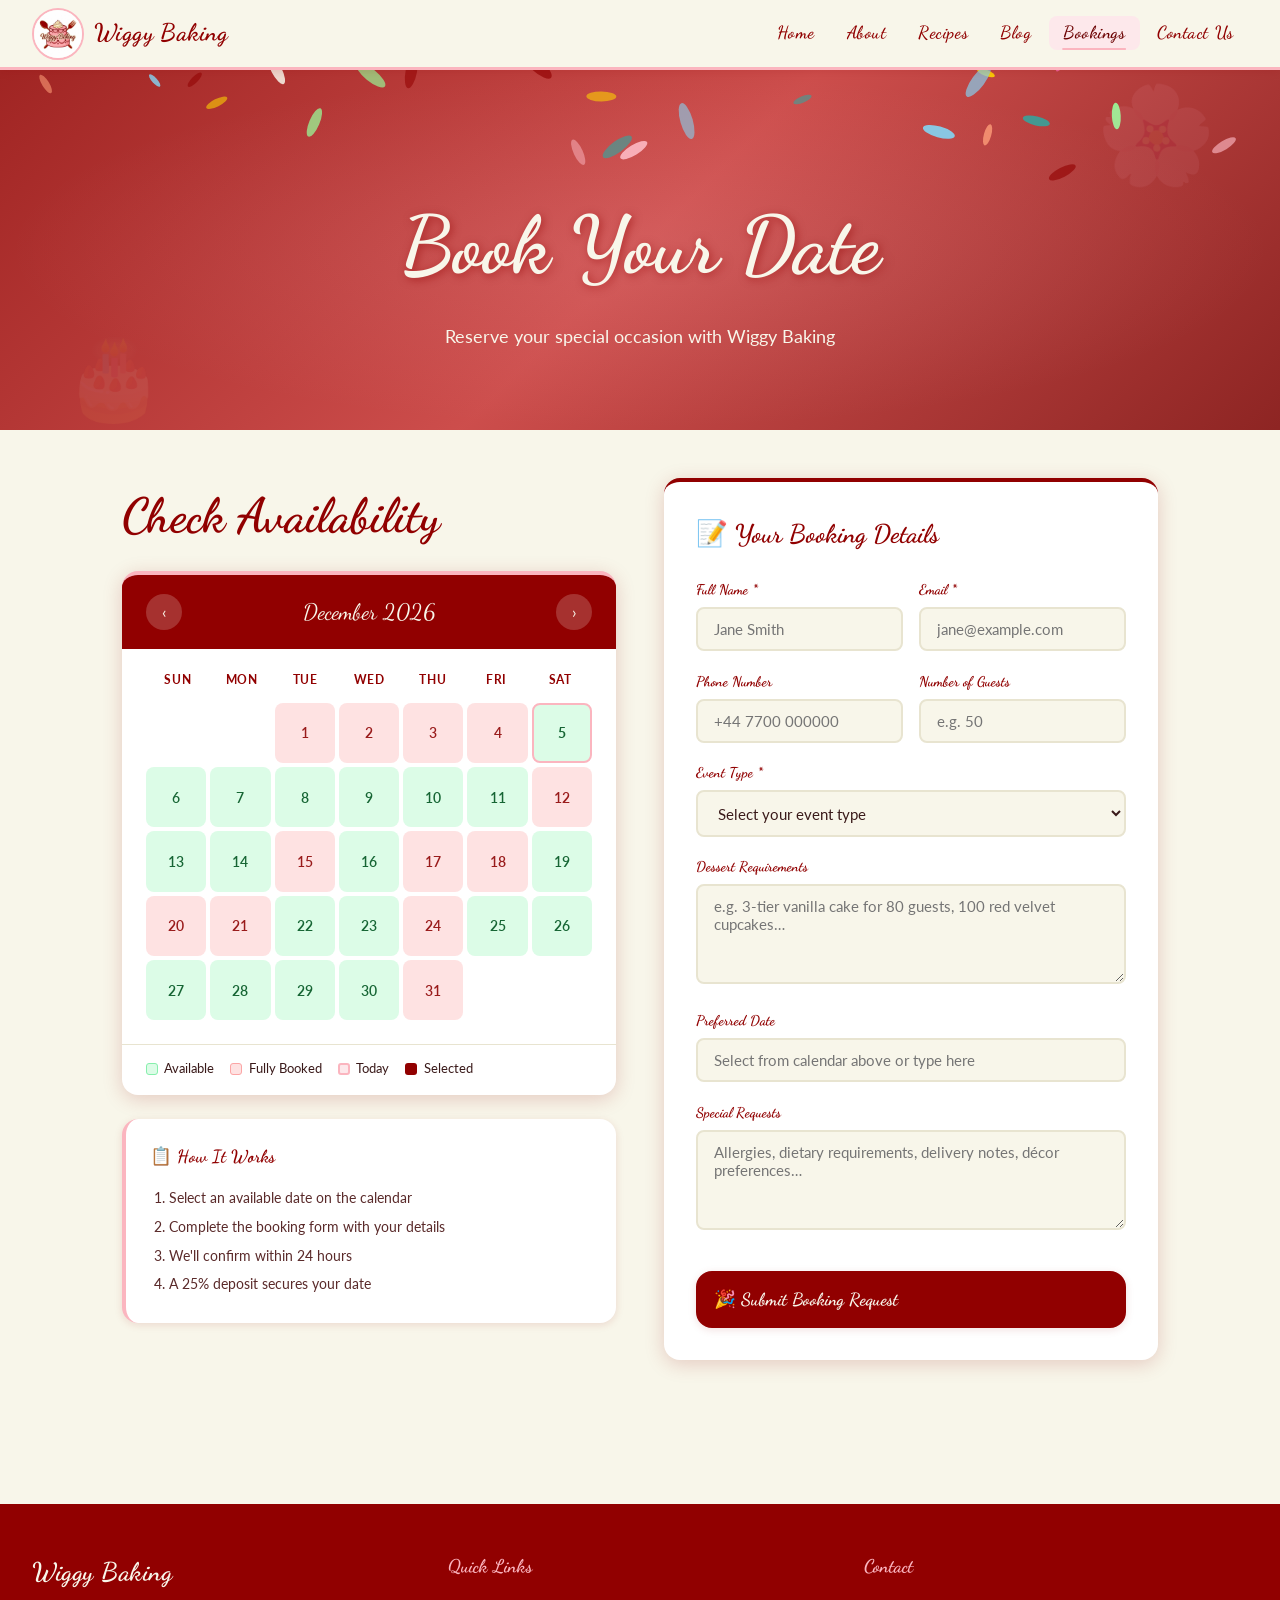
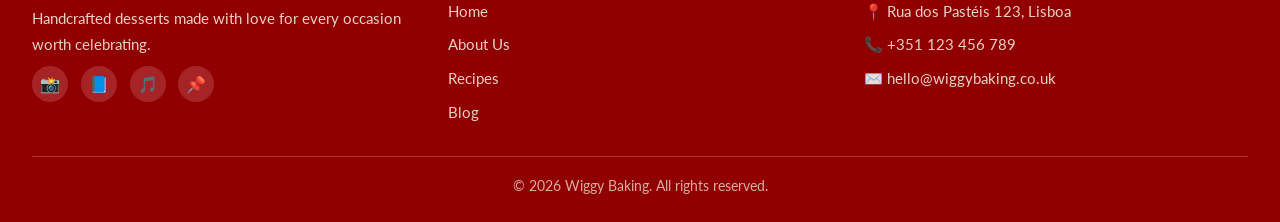
<file: bookings.html>
<!DOCTYPE html>
<html lang="en">
<head>
  <meta charset="UTF-8">
  <meta name="viewport" content="width=device-width, initial-scale=1.0">
  <title>Bookings — Wiggy Baking</title>
  <meta name="description" content="Book your Wiggy Baking experience. Check availability and reserve your date for birthdays, weddings, and more.">
  <link rel="stylesheet" href="css/main.css">
  <link rel="stylesheet" href="css/bookings.css">
</head>
<body>

<canvas id="sprinkle-canvas"></canvas>

<!-- NAV -->
<nav class="navbar" role="navigation" aria-label="Main navigation">
  <div class="nav-container">
    <a href="index.html" class="nav-logo" aria-label="Wiggy Baking Home">
      <img src="assets/logo.jpg" alt="Wiggy Baking Logo">
      <span class="nav-logo-text">Wiggy Baking</span>
    </a>
    <ul class="nav-links" role="list">
      <li><a href="index.html">Home</a></li><li><a href="about.html">About</a></li>
      <li><a href="recipes.html">Recipes</a></li><li><a href="blog.html">Blog</a></li>
      <li><a href="bookings.html">Bookings</a></li><li><a href="contact.html">Contact Us</a></li>
    </ul>
    <button class="nav-hamburger" id="nav-hamburger" aria-label="Open menu"><span></span><span></span><span></span></button>
  </div>
</nav>
<nav class="nav-mobile" id="nav-mobile">
  <a href="index.html">Home</a><a href="about.html">About</a><a href="recipes.html">Recipes</a>
  <a href="blog.html">Blog</a><a href="bookings.html">Bookings</a><a href="contact.html">Contact Us</a>
</nav>

<!-- HERO -->
<header class="page-hero" aria-label="Bookings hero">
  <div class="page-hero-bg" style="background: linear-gradient(135deg, rgba(145,0,0,0.85) 0%, rgba(197,48,48,0.85) 50%, rgba(123,0,0,0.85) 100%), url('https://images.unsplash.com/photo-1534604973900-c430894e14ce?w=1200&q=80') center/cover;"></div>
  <h1 class="page-hero-title reveal">Book Your Date</h1>
  <p class="page-hero-subtitle reveal reveal-delay-1">Reserve your special occasion with Wiggy Baking</p>
</header>

<!-- BOOKINGS LAYOUT -->
<div class="bookings-layout">

  <!-- CALENDAR -->
  <div>
    <h2 class="section-title reveal" style="text-align:left;margin-bottom:1rem;">Check Availability</h2>
    <div class="calendar-widget reveal reveal-delay-1">
      <div class="calendar-header">
        <button class="cal-nav-btn" id="cal-prev" aria-label="Previous month">‹</button>
        <span class="calendar-month-title" id="cal-month-title">August 2026</span>
        <button class="cal-nav-btn" id="cal-next" aria-label="Next month">›</button>
      </div>
      <div class="calendar-grid">
        <div class="calendar-weekdays" aria-hidden="true">
          <span>Sun</span><span>Mon</span><span>Tue</span><span>Wed</span>
          <span>Thu</span><span>Fri</span><span>Sat</span>
        </div>
        <div class="calendar-days" id="cal-days" role="grid" aria-label="Calendar"></div>
      </div>
      <div class="calendar-legend" aria-label="Calendar legend">
        <div class="legend-item"><div class="legend-dot available"></div><span>Available</span></div>
        <div class="legend-item"><div class="legend-dot booked"></div><span>Fully Booked</span></div>
        <div class="legend-item"><div class="legend-dot today"></div><span>Today</span></div>
        <div class="legend-item"><div class="legend-dot selected"></div><span>Selected</span></div>
      </div>
    </div>

    <!-- Info box -->
    <div class="reveal reveal-delay-2" style="margin-top:1.5rem;background:#fff;border-radius:var(--radius-md);padding:1.5rem;box-shadow:var(--shadow-sm);border-left:4px solid var(--pink);">
      <h3 style="font-family:var(--font-cursive);color:var(--red);margin-bottom:0.8rem;font-size:1.1rem;">📋 How It Works</h3>
      <ol style="padding-left:1.2rem;font-size:0.9rem;color:#5a2a2a;line-height:2;">
        <li>Select an available date on the calendar</li>
        <li>Complete the booking form with your details</li>
        <li>We'll confirm within 24 hours</li>
        <li>A 25% deposit secures your date</li>
      </ol>
    </div>
  </div>

  <!-- BOOKING FORM -->
  <div>
    <div class="booking-form-wrap reveal">
      <h2 class="booking-form-title">📝 Your Booking Details</h2>
      <form id="booking-form" novalidate>

        <div class="form-row">
          <div class="form-group">
            <label for="booking-name">Full Name *</label>
            <input type="text" id="booking-name" name="name" required placeholder="Jane Smith">
          </div>
          <div class="form-group">
            <label for="booking-email">Email *</label>
            <input type="email" id="booking-email" name="email" required placeholder="jane@example.com">
          </div>
        </div>

        <div class="form-row">
          <div class="form-group">
            <label for="booking-phone">Phone Number</label>
            <input type="tel" id="booking-phone" name="phone" placeholder="+44 7700 000000">
          </div>
          <div class="form-group">
            <label for="booking-guests">Number of Guests</label>
            <input type="number" id="booking-guests" name="guests" min="1" max="1000" placeholder="e.g. 50">
          </div>
        </div>

        <div class="form-group">
          <label for="booking-event">Event Type *</label>
          <select id="booking-event" name="event" required>
            <option value="" disabled selected>Select your event type</option>
            <option value="birthday">🎂 Birthday Party</option>
            <option value="wedding">💍 Wedding</option>
            <option value="baby-shower">🍼 Baby Shower</option>
            <option value="corporate">💼 Corporate Event</option>
            <option value="anniversary">💕 Anniversary</option>
            <option value="custom">✨ Custom Celebration</option>
          </select>
        </div>

        <div class="form-group">
          <label for="booking-desserts">Dessert Requirements</label>
          <textarea id="booking-desserts" name="desserts" placeholder="e.g. 3-tier vanilla cake for 80 guests, 100 red velvet cupcakes…"></textarea>
        </div>

        <div class="form-group">
          <label for="booking-date">Preferred Date</label>
          <input type="text" id="booking-date" name="date" placeholder="Select from calendar above or type here" readonly>
        </div>

        <div class="form-group">
          <label for="booking-special">Special Requests</label>
          <textarea id="booking-special" name="special" placeholder="Allergies, dietary requirements, delivery notes, décor preferences…"></textarea>
        </div>

        <button type="submit" class="btn-primary booking-submit" id="booking-submit-btn">
          🎉 Submit Booking Request
        </button>
      </form>

      <div class="booking-success" role="alert">
        <h3>🎂 Booking Received!</h3>
        <p>Thank you for your booking request! Our team will get back to you within 24 hours to confirm your date and discuss the details. We can't wait to make something special for you!</p>
      </div>
    </div>
  </div>

</div>

<!-- FOOTER -->
<footer>
  <div class="footer-inner">
    <div class="footer-brand">
      <span class="nav-logo-text">Wiggy Baking</span>
      <p>Handcrafted desserts made with love for every occasion worth celebrating.</p>
      <div class="footer-social">
        <a href="#" aria-label="Instagram">📸</a><a href="#" aria-label="Facebook">📘</a>
        <a href="#" aria-label="TikTok">🎵</a><a href="#" aria-label="Pinterest">📌</a>
      </div>
    </div>
    <div class="footer-col"><h4>Quick Links</h4><ul><li><a href="index.html">Home</a></li><li><a href="about.html">About Us</a></li><li><a href="recipes.html">Recipes</a></li><li><a href="blog.html">Blog</a></li></ul></div>
    <div class="footer-col"><h4>Contact</h4><ul><li><a href="#">📍 Rua dos Pastéis 123, Lisboa</a></li><li><a href="tel:+351123456789">📞 +351 123 456 789</a></li><li><a href="mailto:hello@wiggybaking.co.uk">✉️ hello@wiggybaking.co.uk</a></li></ul></div>
  </div>
  <div class="footer-bottom"><p>© <span id="footer-year"></span> Wiggy Baking. All rights reserved.</p></div>
</footer>

<!-- BACK TO TOP BUTTON -->
<button id="back-to-top" aria-label="Back to top" title="Back to top">↑</button>

<script src="js/main.js"></script>
<script src="js/bookings.js"></script>
</body>
</html>
</file>
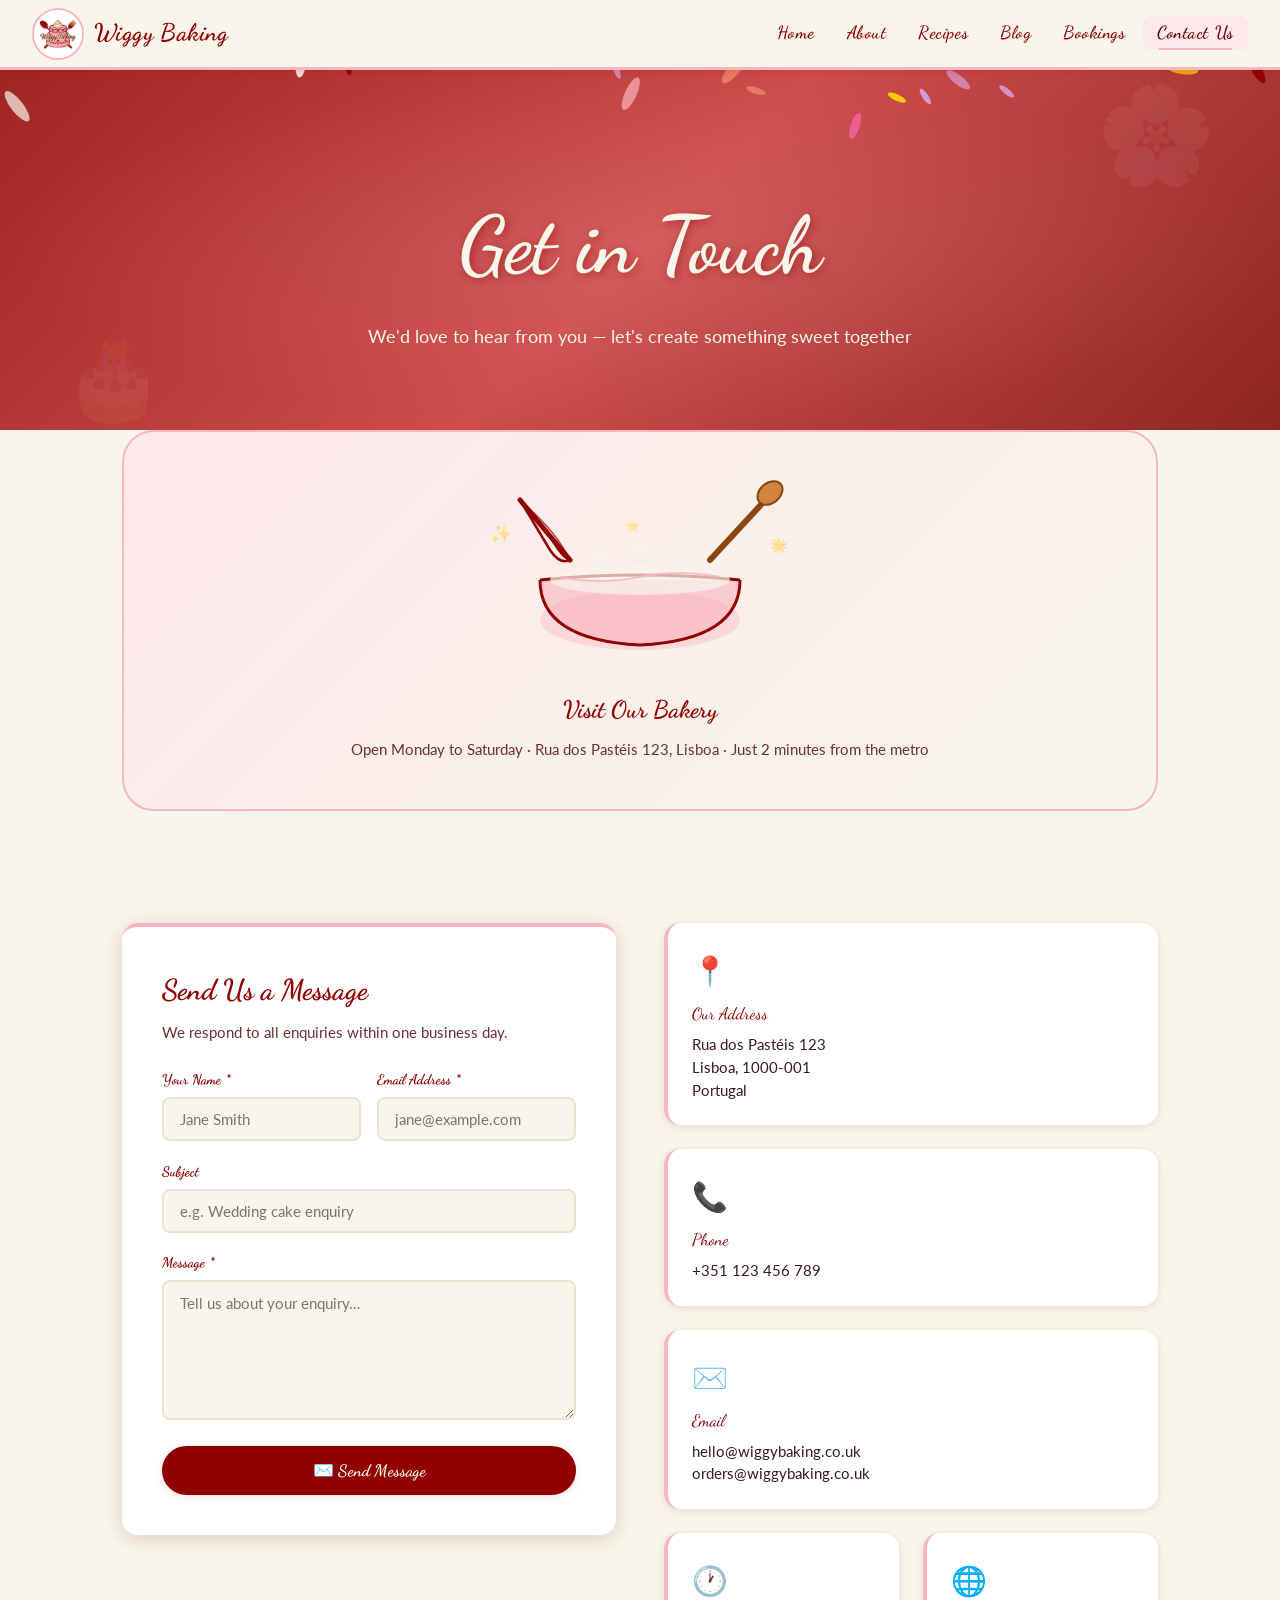
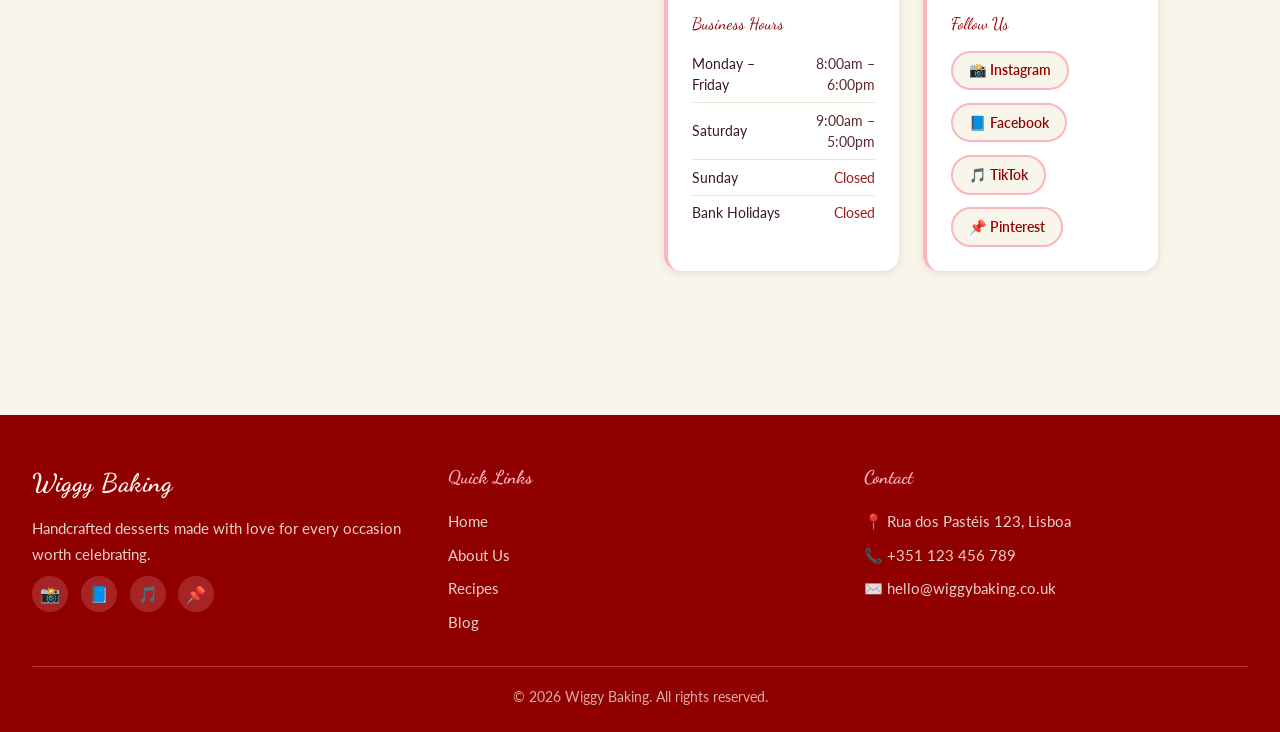
<file: contact.html>
<!DOCTYPE html>
<html lang="en">
<head>
  <meta charset="UTF-8">
  <meta name="viewport" content="width=device-width, initial-scale=1.0">
  <title>Contact Us — Wiggy Baking</title>
  <meta name="description" content="Get in touch with Wiggy Baking. We'd love to hear from you about your next sweet celebration.">
  <link rel="stylesheet" href="css/main.css">
  <link rel="stylesheet" href="css/bookings.css">
  <link rel="stylesheet" href="css/contact.css">
</head>
<body>

<canvas id="sprinkle-canvas"></canvas>

<!-- NAV -->
<nav class="navbar" role="navigation" aria-label="Main navigation">
  <div class="nav-container">
    <a href="index.html" class="nav-logo" aria-label="Wiggy Baking Home">
      <img src="assets/logo.jpg" alt="Wiggy Baking Logo">
      <span class="nav-logo-text">Wiggy Baking</span>
    </a>
    <ul class="nav-links" role="list">
      <li><a href="index.html">Home</a></li><li><a href="about.html">About</a></li>
      <li><a href="recipes.html">Recipes</a></li><li><a href="blog.html">Blog</a></li>
      <li><a href="bookings.html">Bookings</a></li><li><a href="contact.html">Contact Us</a></li>
    </ul>
    <button class="nav-hamburger" id="nav-hamburger" aria-label="Open menu"><span></span><span></span><span></span></button>
  </div>
</nav>
<nav class="nav-mobile" id="nav-mobile">
  <a href="index.html">Home</a><a href="about.html">About</a><a href="recipes.html">Recipes</a>
  <a href="blog.html">Blog</a><a href="bookings.html">Bookings</a><a href="contact.html">Contact Us</a>
</nav>

<!-- HERO -->
<header class="page-hero" aria-label="Contact hero">
  <div class="page-hero-bg" style="background: linear-gradient(135deg, rgba(145,0,0,0.85) 0%, rgba(197,48,48,0.85) 50%, rgba(123,0,0,0.85) 100%), url('https://images.unsplash.com/photo-1517433670267-08bbd4be890f?w=1200&q=80') center/cover;"></div>
  <h1 class="page-hero-title reveal">Get in Touch</h1>
  <p class="page-hero-subtitle reveal reveal-delay-1">We'd love to hear from you — let's create something sweet together</p>
</header>

<!-- DECORATIVE BAKERY ILLUSTRATION -->
<div class="bakery-illustration reveal">
  <div class="illustration-card">
    <!-- Inline SVG: whisk + mixing bowl illustration -->
    <svg viewBox="0 0 400 180" xmlns="http://www.w3.org/2000/svg" aria-hidden="true">
      <!-- Bowl -->
      <ellipse cx="200" cy="140" rx="100" ry="30" fill="#FBB5BF" opacity="0.4"/>
      <path d="M100 100 Q100 160 200 165 Q300 160 300 100" fill="#FBB5BF" stroke="#910000" stroke-width="3" fill-opacity="0.6"/>
      <path d="M100 100 Q200 90 300 100" fill="none" stroke="#910000" stroke-width="3"/>
      <!-- Bowl contents / batter ripple -->
      <ellipse cx="200" cy="100" rx="90" ry="15" fill="#F8F6EA" opacity="0.7"/>
      <path d="M120 97 Q160 105 200 97 Q240 89 280 97" fill="none" stroke="#FBB5BF" stroke-width="2" opacity="0.8"/>
      <!-- Whisk handle (left) -->
      <line x1="130" y1="80" x2="80" y2="20" stroke="#910000" stroke-width="5" stroke-linecap="round"/>
      <!-- Whisk wires -->
      <path d="M80 20 Q95 45 110 70 Q120 85 130 80" fill="none" stroke="#910000" stroke-width="2.5"/>
      <path d="M80 20 Q100 40 115 65 Q125 80 130 80" fill="none" stroke="#910000" stroke-width="2"/>
      <path d="M80 20 Q105 42 118 60 Q128 75 130 80" fill="none" stroke="#910000" stroke-width="1.5" opacity="0.7"/>
      <!-- Wooden spoon (right) -->
      <line x1="270" y1="80" x2="330" y2="15" stroke="#8B4513" stroke-width="6" stroke-linecap="round"/>
      <ellipse cx="330" cy="13" rx="14" ry="10" fill="#CD853F" stroke="#8B4513" stroke-width="2" transform="rotate(-40 330 13)"/>
      <!-- Star sprinkles -->
      <text x="50" y="60" font-size="18" opacity="0.5">✨</text>
      <text x="330" y="70" font-size="14" opacity="0.5">🌟</text>
      <text x="185" y="50" font-size="12" opacity="0.4">⭐</text>
      <!-- Flour puffs -->
      <circle cx="160" cy="75" r="8" fill="#F8F6EA" opacity="0.6"/>
      <circle cx="240" cy="72" r="6" fill="#F8F6EA" opacity="0.5"/>
      <circle cx="200" cy="68" r="10" fill="#F8F6EA" opacity="0.4"/>
    </svg>
    <h3>Visit Our Bakery</h3>
    <p>Open Monday to Saturday · Rua dos Pastéis 123, Lisboa · Just 2 minutes from the metro</p>
  </div>
</div>

<!-- CONTACT LAYOUT -->
<div class="contact-layout">

  <!-- CONTACT FORM -->
  <div class="contact-form-wrap reveal">
    <h2 class="contact-form-title">Send Us a Message</h2>
    <p class="contact-form-sub">We respond to all enquiries within one business day.</p>
    <form id="contact-form" novalidate>
      <div class="form-row">
        <div class="form-group">
          <label for="contact-name">Your Name *</label>
          <input type="text" id="contact-name" name="name" required placeholder="Jane Smith">
        </div>
        <div class="form-group">
          <label for="contact-email">Email Address *</label>
          <input type="email" id="contact-email" name="email" required placeholder="jane@example.com">
        </div>
      </div>
      <div class="form-group">
        <label for="contact-subject">Subject</label>
        <input type="text" id="contact-subject" name="subject" placeholder="e.g. Wedding cake enquiry">
      </div>
      <div class="form-group">
        <label for="contact-message">Message *</label>
        <textarea id="contact-message" name="message" required placeholder="Tell us about your enquiry…" style="min-height:140px;"></textarea>
      </div>
      <button type="submit" class="btn-primary" id="contact-submit-btn" style="width:100%;justify-content:center;">
        ✉️ Send Message
      </button>
    </form>
    <div class="contact-success" role="alert">🎉 Message sent! We'll be in touch very soon.</div>
  </div>

  <!-- INFO PANEL -->
  <div class="contact-info-panel reveal reveal-right">

    <div class="contact-info-card">
      <div class="contact-info-icon">📍</div>
      <div class="contact-info-label">Our Address</div>
      <div class="contact-info-value">Rua dos Pastéis 123<br>Lisboa, 1000-001<br>Portugal</div>
    </div>

    <div class="contact-info-card">
      <div class="contact-info-icon">📞</div>
      <div class="contact-info-label">Phone</div>
      <div class="contact-info-value"><a href="tel:+351123456789" style="color:inherit;">+351 123 456 789</a></div>
    </div>

    <div class="contact-info-card">
      <div class="contact-info-icon">✉️</div>
      <div class="contact-info-label">Email</div>
      <div class="contact-info-value"><a href="mailto:hello@wiggybaking.co.uk" style="color:inherit;">hello@wiggybaking.co.uk</a><br><a href="mailto:orders@wiggybaking.co.uk" style="color:inherit;">orders@wiggybaking.co.uk</a></div>
    </div>

    <div style="display: grid; grid-template-columns: repeat(auto-fit, minmax(200px, 1fr)); gap: 1.5rem;">
      <div class="contact-info-card">
        <div class="contact-info-icon">🕐</div>
        <div class="contact-info-label">Business Hours</div>
        <div class="contact-info-value">
          <table class="hours-table">
            <tr><td>Monday – Friday</td><td>8:00am – 6:00pm</td></tr>
            <tr><td>Saturday</td><td>9:00am – 5:00pm</td></tr>
            <tr><td>Sunday</td><td class="hours-closed">Closed</td></tr>
            <tr><td>Bank Holidays</td><td class="hours-closed">Closed</td></tr>
          </table>
        </div>
      </div>

      <div class="contact-info-card">
        <div class="contact-info-icon">🌐</div>
        <div class="contact-info-label">Follow Us</div>
        <div class="contact-socials" style="margin-top:0.8rem;">
          <a href="#" class="contact-social-link" aria-label="Instagram">📸 Instagram</a>
          <a href="#" class="contact-social-link" aria-label="Facebook">📘 Facebook</a>
          <a href="#" class="contact-social-link" aria-label="TikTok">🎵 TikTok</a>
          <a href="#" class="contact-social-link" aria-label="Pinterest">📌 Pinterest</a>
        </div>
      </div>
    </div>

  </div>
</div>

<!-- FOOTER -->
<footer>
  <div class="footer-inner">
    <div class="footer-brand">
      <span class="nav-logo-text">Wiggy Baking</span>
      <p>Handcrafted desserts made with love for every occasion worth celebrating.</p>
      <div class="footer-social">
        <a href="#" aria-label="Instagram">📸</a><a href="#" aria-label="Facebook">📘</a>
        <a href="#" aria-label="TikTok">🎵</a><a href="#" aria-label="Pinterest">📌</a>
      </div>
    </div>
    <div class="footer-col"><h4>Quick Links</h4><ul><li><a href="index.html">Home</a></li><li><a href="about.html">About Us</a></li><li><a href="recipes.html">Recipes</a></li><li><a href="blog.html">Blog</a></li></ul></div>
    <div class="footer-col"><h4>Contact</h4><ul><li><a href="#">📍 Rua dos Pastéis 123, Lisboa</a></li><li><a href="tel:+351123456789">📞 +351 123 456 789</a></li><li><a href="mailto:hello@wiggybaking.co.uk">✉️ hello@wiggybaking.co.uk</a></li></ul></div>
  </div>
  <div class="footer-bottom"><p>© <span id="footer-year"></span> Wiggy Baking. All rights reserved.</p></div>
</footer>

<!-- BACK TO TOP BUTTON -->
<button id="back-to-top" aria-label="Back to top" title="Back to top">↑</button>

<script src="js/main.js"></script>
<script src="js/contact.js"></script>
</body>
</html>
</file>
<file: css/main.css>
/* ===========================
   WIGGY BAKING — MAIN CSS
   Design tokens, typography, nav, footer, shared utilities
=========================== */

@import url('https://fonts.googleapis.com/css2?family=Pacifico&family=Dancing+Script:wght@400;600;700&family=Lato:wght@300;400;700&family=Playfair+Display:ital,wght@0,400;0,700;1,400&display=swap');

/* ─── CSS CUSTOM PROPERTIES ─── */
:root {
  --pink:   #FBB5BF;
  --red:    #910000;
  --cream:  #F8F6EA;
  --pink-light: #fde8eb;
  --red-dark:   #6b0000;
  --cream-dark: #e8e4d0;

  --font-cursive: 'Dancing Script', cursive;
  --font-brand:   'Pacifico', cursive;
  --font-body:    'Lato', sans-serif;
  --font-display: 'Playfair Display', serif;

  --nav-height: 70px;
  --shadow-sm: 0 2px 8px rgba(145,0,0,0.12);
  --shadow-md: 0 4px 20px rgba(145,0,0,0.18);
  --shadow-lg: 0 8px 40px rgba(145,0,0,0.22);
  --radius-sm: 8px;
  --radius-md: 16px;
  --radius-lg: 32px;
  --transition: 0.3s cubic-bezier(0.4, 0, 0.2, 1);
}

/* ─── RESET & BASE ─── */
*, *::before, *::after { box-sizing: border-box; margin: 0; padding: 0; }

html {
  scroll-behavior: smooth;
  font-size: 16px;
}

body {
  font-family: var(--font-body);
  background: var(--cream);
  color: #3a1a1a;
  overflow-x: hidden;
  line-height: 1.6;
}

img { max-width: 100%; height: auto; display: block; }
a { text-decoration: none; color: inherit; }
button { cursor: pointer; border: none; background: none; font-family: inherit; }
ul { list-style: none; }

/* ─── SPRINKLE CANVAS ─── */
#sprinkle-canvas {
  position: fixed;
  top: 0;
  left: 0;
  width: 100%;
  height: 100%;
  pointer-events: none;
  z-index: 1;
  opacity: 0;
  transition: opacity 0.8s ease;
}
#sprinkle-canvas.active { opacity: 1; }

/* ─── NAVIGATION ─── */
.navbar {
  position: sticky;
  top: 0;
  z-index: 1000;
  background: var(--cream);
  border-bottom: 3px solid var(--pink);
  box-shadow: var(--shadow-sm);
  height: var(--nav-height);
  display: flex;
  align-items: center;
}

.nav-container {
  max-width: 1280px;
  width: 100%;
  margin: 0 auto;
  padding: 0 2rem;
  display: flex;
  align-items: center;
  justify-content: space-between;
  gap: 1rem;
}

.nav-logo {
  display: flex;
  align-items: center;
  gap: 0.6rem;
  text-decoration: none;
}
.nav-logo img {
  height: 52px;
  width: 52px;
  object-fit: contain;
  border-radius: 50%;
  border: 2px solid var(--pink);
}
.nav-logo-text {
  font-family: var(--font-cursive);
  font-size: 1.5rem;
  font-weight: 700;
  color: var(--red);
  letter-spacing: 0.02em;
}

.nav-links {
  display: flex;
  align-items: center;
  gap: 0.2rem;
}

.nav-links a {
  font-family: var(--font-cursive);
  font-size: 1.1rem;
  font-weight: 600;
  color: var(--red);
  padding: 0.4rem 0.9rem;
  border-radius: var(--radius-sm);
  position: relative;
  transition: var(--transition);
  letter-spacing: 0.03em;
}

.nav-links a::after {
  content: '';
  position: absolute;
  bottom: 0;
  left: 50%;
  transform: translateX(-50%) scaleX(0);
  width: 70%;
  height: 2px;
  background: var(--pink);
  border-radius: 99px;
  transition: transform var(--transition);
}

.nav-links a:hover,
.nav-links a.active {
  color: var(--red-dark);
  background: var(--pink-light);
}
.nav-links a:hover::after,
.nav-links a.active::after {
  transform: translateX(-50%) scaleX(1);
}

/* Hamburger */
.nav-hamburger {
  display: none;
  flex-direction: column;
  gap: 5px;
  padding: 8px;
  border-radius: var(--radius-sm);
  transition: var(--transition);
}
.nav-hamburger span {
  display: block;
  width: 26px;
  height: 3px;
  background: var(--red);
  border-radius: 99px;
  transition: var(--transition);
}
.nav-hamburger.open span:nth-child(1) { transform: translateY(8px) rotate(45deg); }
.nav-hamburger.open span:nth-child(2) { opacity: 0; transform: scaleX(0); }
.nav-hamburger.open span:nth-child(3) { transform: translateY(-8px) rotate(-45deg); }

/* Mobile nav */
.nav-mobile {
  display: none;
  position: fixed;
  top: var(--nav-height);
  left: 0;
  width: 100%;
  background: var(--cream);
  border-bottom: 3px solid var(--pink);
  padding: 1rem 2rem 1.5rem;
  box-shadow: var(--shadow-md);
  z-index: 999;
  transform: translateY(-10px);
  opacity: 0;
  transition: opacity 0.3s ease, transform 0.3s ease;
  pointer-events: none;
}
.nav-mobile.open {
  display: flex;
  flex-direction: column;
  gap: 0.3rem;
  opacity: 1;
  transform: translateY(0);
  pointer-events: all;
}
.nav-mobile a {
  font-family: var(--font-cursive);
  font-size: 1.3rem;
  font-weight: 700;
  color: var(--red);
  padding: 0.7rem 1rem;
  border-radius: var(--radius-sm);
  transition: var(--transition);
}
.nav-mobile a:hover { background: var(--pink-light); }

/* ─── FOOTER ─── */
footer {
  background: var(--red);
  color: var(--cream);
  padding: 3rem 2rem 1.5rem;
  margin-top: 4rem;
}
.footer-inner {
  max-width: 1280px;
  margin: 0 auto;
  display: grid;
  grid-template-columns: repeat(auto-fit, minmax(200px, 1fr));
  gap: 2rem;
  padding-bottom: 2rem;
  border-bottom: 1px solid rgba(251,181,191,0.3);
}
.footer-brand .nav-logo-text { color: var(--cream); font-size: 1.6rem; }
.footer-brand p { margin-top: 0.8rem; font-size: 0.95rem; opacity: 0.85; line-height: 1.7; }
.footer-col h4 {
  font-family: var(--font-cursive);
  font-size: 1.15rem;
  color: var(--pink);
  margin-bottom: 1rem;
}
.footer-col ul { display: flex; flex-direction: column; gap: 0.5rem; }
.footer-col ul a { font-size: 0.95rem; opacity: 0.85; transition: var(--transition); }
.footer-col ul a:hover { opacity: 1; color: var(--pink); }
.footer-social { display: flex; gap: 0.8rem; margin-top: 0.5rem; }
.footer-social a {
  width: 36px; height: 36px;
  border-radius: 50%;
  background: rgba(251,181,191,0.2);
  display: flex; align-items: center; justify-content: center;
  font-size: 1rem;
  transition: var(--transition);
}
.footer-social a:hover { background: var(--pink); color: var(--red); }
.footer-bottom {
  max-width: 1280px;
  margin: 1.2rem auto 0;
  text-align: center;
  font-size: 0.85rem;
  opacity: 0.7;
}

/* ─── SHARED SECTION UTILITIES ─── */
.section-title {
  font-family: var(--font-cursive);
  font-size: clamp(2rem, 5vw, 3rem);
  color: var(--red);
  text-align: center;
  margin-bottom: 0.5rem;
}
.section-subtitle {
  text-align: center;
  color: #6b3030;
  font-size: 1.05rem;
  margin-bottom: 2.5rem;
}
.section-divider {
  display: flex;
  align-items: center;
  justify-content: center;
  gap: 1rem;
  margin-bottom: 2rem;
}
.section-divider::before,
.section-divider::after {
  content: '';
  flex: 1;
  max-width: 120px;
  height: 2px;
  background: linear-gradient(to right, transparent, var(--pink));
}
.section-divider::after { background: linear-gradient(to left, transparent, var(--pink)); }
.section-divider span { 
  display: inline-block;
  width: 28px;
  height: 28px;
  color: transparent;
  background-image: url("data:image/svg+xml,%3Csvg xmlns='http://www.w3.org/2000/svg' viewBox='0 0 24 24' fill='%23910000' stroke='%23FBB5BF' stroke-width='1.5' stroke-linecap='round' stroke-linejoin='round'%3E%3Cpath d='M12 22v-6'/%3E%3Cpath d='M12 16a3 3 0 0 0-3-3h-1a3 3 0 0 1-3-3V8a3 3 0 0 1 3-3h2.5M12 16a3 3 0 0 1 3-3h1a3 3 0 0 0 3-3V8a3 3 0 0 0-3-3H13.5'/%3E%3Cpath d='M12 5a2 2 0 1 0 0-4 2 2 0 1 0 0 4z'/%3E%3Cpath d='M9 11s0 2-3 2a3 3 0 0 1-3-3v-2'/%3E%3Cpath d='M15 11s0 2 3 2a3 3 0 0 0 3-3v-2'/%3E%3C/svg%3E");
  background-size: contain;
  background-repeat: no-repeat;
  background-position: center;
  overflow: hidden;
}

/* ─── BACK TO TOP BUTTON ─── */
#back-to-top {
  position: fixed;
  bottom: 30px;
  right: 30px;
  width: 50px;
  height: 50px;
  border-radius: 50%;
  background: var(--pink);
  color: var(--red);
  font-size: 1.5rem;
  display: flex;
  align-items: center;
  justify-content: center;
  box-shadow: var(--shadow-md);
  opacity: 0;
  visibility: hidden;
  transform: translateY(20px);
  transition: var(--transition);
  z-index: 1000;
  border: 2px solid var(--red);
}

#back-to-top.visible {
  opacity: 1;
  visibility: visible;
  transform: translateY(0);
}

#back-to-top:hover {
  background: var(--red);
  color: var(--cream);
  transform: translateY(-5px);
  box-shadow: var(--shadow-lg);
}

/* ─── FADE-IN ANIMATION ─── */
.reveal {
  opacity: 0;
  transform: translateY(30px);
  transition: opacity 0.7s ease, transform 0.7s ease;
}
.reveal.visible {
  opacity: 1;
  transform: translateY(0);
}
.reveal-left {
  opacity: 0;
  transform: translateX(-40px);
  transition: opacity 0.7s ease, transform 0.7s ease;
}
.reveal-left.visible {
  opacity: 1;
  transform: translateX(0);
}
.reveal-right {
  opacity: 0;
  transform: translateX(40px);
  transition: opacity 0.7s ease, transform 0.7s ease;
}
.reveal-right.visible {
  opacity: 1;
  transform: translateX(0);
}

/* Staggered reveal delays */
.reveal-delay-1 { transition-delay: 0.1s; }
.reveal-delay-2 { transition-delay: 0.2s; }
.reveal-delay-3 { transition-delay: 0.3s; }
.reveal-delay-4 { transition-delay: 0.4s; }

/* ─── BUTTON STYLES ─── */
.btn-primary {
  display: inline-flex;
  align-items: center;
  gap: 0.5rem;
  background: var(--red);
  color: var(--cream);
  font-family: var(--font-cursive);
  font-size: 1.05rem;
  font-weight: 700;
  padding: 0.75rem 2rem;
  border-radius: var(--radius-lg);
  border: 2px solid var(--red);
  transition: var(--transition);
  box-shadow: var(--shadow-sm);
}
.btn-primary:hover {
  background: transparent;
  color: var(--red);
  transform: translateY(-2px);
  box-shadow: var(--shadow-md);
}
.btn-secondary {
  display: inline-flex;
  align-items: center;
  gap: 0.5rem;
  background: transparent;
  color: var(--red);
  font-family: var(--font-cursive);
  font-size: 1.05rem;
  font-weight: 700;
  padding: 0.75rem 2rem;
  border-radius: var(--radius-lg);
  border: 2px solid var(--pink);
  transition: var(--transition);
}
.btn-secondary:hover {
  background: var(--pink);
  color: var(--cream);
  transform: translateY(-2px);
}

/* ─── FLOATING ANIMATION ─── */
@keyframes float {
  0%, 100% { transform: translateY(0px); }
  50%       { transform: translateY(-12px); }
}
@keyframes float-slow {
  0%, 100% { transform: translateY(0px) rotate(0deg); }
  50%       { transform: translateY(-8px) rotate(3deg); }
}
@keyframes pulse-glow {
  0%, 100% { box-shadow: 0 0 0 0 rgba(251,181,191,0.4); }
  50%       { box-shadow: 0 0 0 12px rgba(251,181,191,0); }
}

/* ─── PAGE HERO SHARED ─── */
.page-hero {
  min-height: 40vh;
  display: flex;
  align-items: center;
  justify-content: center;
  flex-direction: column;
  text-align: center;
  padding: 5rem 2rem 3rem;
  position: relative;
  overflow: hidden;
}
.page-hero-title {
  font-family: var(--font-cursive);
  font-size: clamp(2.5rem, 7vw, 5rem);
  color: var(--cream);
  text-shadow: 2px 2px 8px rgba(145,0,0,0.5);
  z-index: 2;
}
.page-hero-subtitle {
  font-size: 1.15rem;
  color: var(--cream);
  opacity: 0.9;
  margin-top: 0.8rem;
  z-index: 2;
  max-width: 600px;
}
.page-hero-bg {
  position: absolute;
  inset: 0;
  background: linear-gradient(135deg, var(--red) 0%, #c53030 50%, #7b0000 100%);
  z-index: 0;
}
.page-hero-bg::after {
  content: '';
  position: absolute;
  inset: 0;
  background: radial-gradient(ellipse at center, rgba(251,181,191,0.15) 0%, transparent 70%);
}
/* Decorative dots */
.page-hero::before {
  content: '🌸';
  position: absolute;
  font-size: 6rem;
  opacity: 0.08;
  top: -1rem;
  right: 5%;
  z-index: 1;
}
.page-hero::after {
  content: '🎂';
  position: absolute;
  font-size: 5rem;
  opacity: 0.08;
  bottom: -0.5rem;
  left: 5%;
  z-index: 1;
}

/* ─── RESPONSIVE ─── */
@media (max-width: 768px) {
  .nav-links { display: none; }
  .nav-hamburger { display: flex; }
  .nav-container { padding: 0 1rem; }

  footer { padding: 2rem 1rem 1rem; }
  .footer-inner { grid-template-columns: 1fr 1fr; gap: 1.5rem; }
}

@media (max-width: 480px) {
  .footer-inner { grid-template-columns: 1fr; }
}
</file>
<file: css/bookings.css>
/* ===========================
   BOOKINGS PAGE CSS
=========================== */

.bookings-layout {
  max-width: 1100px;
  margin: 0 auto;
  padding: 3rem 2rem 5rem;
  display: grid;
  grid-template-columns: 1fr 1fr;
  gap: 3rem;
  align-items: start;
}

/* ─── CALENDAR ─── */
.calendar-widget {
  background: #fff;
  border-radius: var(--radius-md);
  box-shadow: var(--shadow-md);
  overflow: hidden;
  border-top: 4px solid var(--pink);
}
.calendar-header {
  background: var(--red);
  color: var(--cream);
  padding: 1.2rem 1.5rem;
  display: flex;
  align-items: center;
  justify-content: space-between;
}
.calendar-month-title {
  font-family: var(--font-cursive);
  font-size: 1.4rem;
}
.cal-nav-btn {
  background: rgba(248,246,234,0.2);
  color: var(--cream);
  width: 36px; height: 36px;
  border-radius: 50%;
  font-size: 1rem;
  display: flex; align-items: center; justify-content: center;
  transition: var(--transition);
}
.cal-nav-btn:hover { background: rgba(248,246,234,0.4); }

.calendar-grid {
  padding: 1rem 1.5rem 1.5rem;
}
.calendar-weekdays {
  display: grid;
  grid-template-columns: repeat(7, 1fr);
  gap: 0;
  text-align: center;
  margin-bottom: 0.5rem;
}
.calendar-weekdays span {
  font-size: 0.78rem;
  font-weight: 700;
  color: var(--red);
  padding: 0.3rem;
  text-transform: uppercase;
  letter-spacing: 0.05em;
}
.calendar-days {
  display: grid;
  grid-template-columns: repeat(7, 1fr);
  gap: 4px;
}
.cal-day {
  aspect-ratio: 1;
  border-radius: var(--radius-sm);
  display: flex;
  flex-direction: column;
  align-items: center;
  justify-content: center;
  font-size: 0.9rem;
  font-weight: 600;
  cursor: pointer;
  transition: var(--transition);
  position: relative;
}
.cal-day.empty { cursor: default; }
.cal-day.today {
  background: var(--pink-light);
  color: var(--red);
  font-weight: 700;
  border: 2px solid var(--pink);
}
.cal-day.available {
  background: #dcfce7;
  color: #166534;
}
.cal-day.available:hover { background: #bbf7d0; transform: scale(1.1); }
.cal-day.booked {
  background: #fee2e2;
  color: #991b1b;
  cursor: not-allowed;
}
.cal-day.selected {
  background: var(--red);
  color: var(--cream);
  box-shadow: 0 2px 8px rgba(145,0,0,0.4);
  transform: scale(1.1);
}
.cal-day:not(.empty):not(.booked):hover {
  background: var(--pink-light);
}

/* Tooltip */
.cal-day .cal-tooltip {
  position: absolute;
  bottom: 105%;
  left: 50%;
  transform: translateX(-50%);
  background: #1a0000;
  color: var(--cream);
  font-size: 0.72rem;
  padding: 0.3rem 0.6rem;
  border-radius: 6px;
  white-space: nowrap;
  pointer-events: none;
  opacity: 0;
  transition: opacity 0.2s;
  z-index: 10;
}
.cal-day:hover .cal-tooltip { opacity: 1; }

.calendar-legend {
  display: flex;
  gap: 1rem;
  padding: 0.8rem 1.5rem 1rem;
  font-size: 0.82rem;
  flex-wrap: wrap;
  border-top: 1px solid var(--cream-dark);
}
.legend-item { display: flex; align-items: center; gap: 0.4rem; }
.legend-dot {
  width: 12px; height: 12px;
  border-radius: 3px;
}
.legend-dot.available { background: #dcfce7; border: 1px solid #86efac; }
.legend-dot.booked    { background: #fee2e2; border: 1px solid #fca5a5; }
.legend-dot.today     { background: var(--pink-light); border: 2px solid var(--pink); }
.legend-dot.selected  { background: var(--red); }

/* ─── BOOKING FORM ─── */
.booking-form-wrap {
  background: #fff;
  border-radius: var(--radius-md);
  box-shadow: var(--shadow-md);
  padding: 2rem;
  border-top: 4px solid var(--red);
}
.booking-form-title {
  font-family: var(--font-cursive);
  font-size: 1.6rem;
  color: var(--red);
  margin-bottom: 1.5rem;
}
.form-group {
  margin-bottom: 1.2rem;
}
.form-group label {
  display: block;
  font-size: 0.88rem;
  font-weight: 700;
  color: var(--red);
  margin-bottom: 0.35rem;
  font-family: var(--font-cursive);
}
.form-group input,
.form-group select,
.form-group textarea {
  width: 100%;
  padding: 0.7rem 1rem;
  border: 2px solid var(--cream-dark);
  border-radius: var(--radius-sm);
  font-family: var(--font-body);
  font-size: 0.95rem;
  color: #3a1a1a;
  background: var(--cream);
  transition: var(--transition);
  outline: none;
}
.form-group input:focus,
.form-group select:focus,
.form-group textarea:focus {
  border-color: var(--pink);
  box-shadow: 0 0 0 3px rgba(251,181,191,0.25);
  background: #fff;
}
.form-group textarea { resize: vertical; min-height: 100px; }

.form-row {
  display: grid;
  grid-template-columns: 1fr 1fr;
  gap: 1rem;
}
.booking-submit {
  width: 100%;
  margin-top: 1rem;
  font-size: 1.1rem;
  padding: 1rem;
  border-radius: var(--radius-md);
}

.booking-success {
  display: none;
  text-align: center;
  padding: 2rem;
  background: #dcfce7;
  border-radius: var(--radius-md);
  margin-top: 1rem;
}
.booking-success.show { display: block; }
.booking-success h3 {
  font-family: var(--font-cursive);
  font-size: 1.4rem;
  color: #166534;
  margin-bottom: 0.5rem;
}

/* ─── RESPONSIVE ─── */
@media (max-width: 900px) {
  .bookings-layout { grid-template-columns: 1fr; }
  .form-row { grid-template-columns: 1fr; }
}
</file>
<file: css/contact.css>
/* ===========================
   CONTACT PAGE CSS
=========================== */

.contact-layout {
  max-width: 1100px;
  margin: 0 auto;
  padding: 3rem 2rem 5rem;
  display: grid;
  grid-template-columns: 1fr 1fr;
  gap: 3rem;
  align-items: start;
}

/* ─── CONTACT FORM ─── */
.contact-form-wrap {
  background: #fff;
  border-radius: var(--radius-md);
  box-shadow: var(--shadow-md);
  padding: 2.5rem;
  border-top: 4px solid var(--pink);
}
.contact-form-title {
  font-family: var(--font-cursive);
  font-size: 1.8rem;
  color: var(--red);
  margin-bottom: 0.5rem;
}
.contact-form-sub {
  font-size: 0.92rem;
  color: #6b3030;
  margin-bottom: 1.5rem;
}
/* Reuses .form-group styles from bookings.css / main.css */

/* ─── INFO PANEL ─── */
.contact-info-panel {
  display: flex;
  flex-direction: column;
  gap: 1.5rem;
}
.contact-info-card {
  background: #fff;
  border-radius: var(--radius-md);
  padding: 1.5rem;
  box-shadow: var(--shadow-sm);
  border-left: 4px solid var(--pink);
  transition: var(--transition);
}
.contact-info-card:hover {
  transform: translateX(4px);
  box-shadow: var(--shadow-md);
}
.contact-info-icon {
  font-size: 1.8rem;
  margin-bottom: 0.5rem;
}
.contact-info-label {
  font-family: var(--font-cursive);
  font-size: 1.05rem;
  color: var(--red);
  margin-bottom: 0.3rem;
}
.contact-info-value {
  font-size: 0.95rem;
  color: #3a1a1a;
  line-height: 1.5;
}

/* ─── HOURS TABLE ─── */
.hours-table {
  width: 100%;
  border-collapse: collapse;
  font-size: 0.9rem;
  margin-top: 0.5rem;
}
.hours-table tr { border-bottom: 1px solid var(--cream-dark); }
.hours-table tr:last-child { border-bottom: none; }
.hours-table td { padding: 0.4rem 0; }
.hours-table td:last-child { text-align: right; color: #5a2a2a; }
.hours-closed { color: #991b1b !important; }

/* ─── SOCIAL ─── */
.contact-socials {
  display: flex;
  gap: 0.8rem;
  flex-wrap: wrap;
  margin-top: 0.5rem;
}
.contact-social-link {
  display: flex;
  align-items: center;
  gap: 0.5rem;
  background: var(--cream);
  border: 2px solid var(--pink);
  border-radius: 99px;
  padding: 0.4rem 1rem;
  font-size: 0.88rem;
  color: var(--red);
  font-weight: 600;
  transition: var(--transition);
}
.contact-social-link:hover {
  background: var(--pink);
  color: #fff;
  transform: translateY(-2px);
}

/* ─── BAKERY ILLUSTRATION ─── */
.bakery-illustration {
  max-width: 1100px;
  margin: 0 auto 4rem;
  padding: 0 2rem;
}
.illustration-card {
  background: linear-gradient(135deg, var(--pink-light) 0%, var(--cream) 100%);
  border-radius: var(--radius-lg);
  padding: 3rem 2rem;
  text-align: center;
  border: 2px solid var(--pink);
}
.illustration-card svg {
  max-width: 400px;
  margin: 0 auto 1.5rem;
}
.illustration-card h3 {
  font-family: var(--font-cursive);
  font-size: 1.5rem;
  color: var(--red);
  margin-bottom: 0.5rem;
}
.illustration-card p { color: #6b3030; font-size: 0.95rem; }

/* Contact success message */
.contact-success {
  display: none;
  text-align: center;
  padding: 1.5rem;
  background: #dcfce7;
  border-radius: var(--radius-sm);
  margin-top: 1rem;
  font-family: var(--font-cursive);
  font-size: 1.2rem;
  color: #166534;
}
.contact-success.show { display: block; }

/* ─── RESPONSIVE ─── */
@media (max-width: 900px) {
  .contact-layout { grid-template-columns: 1fr; }
}
</file>
